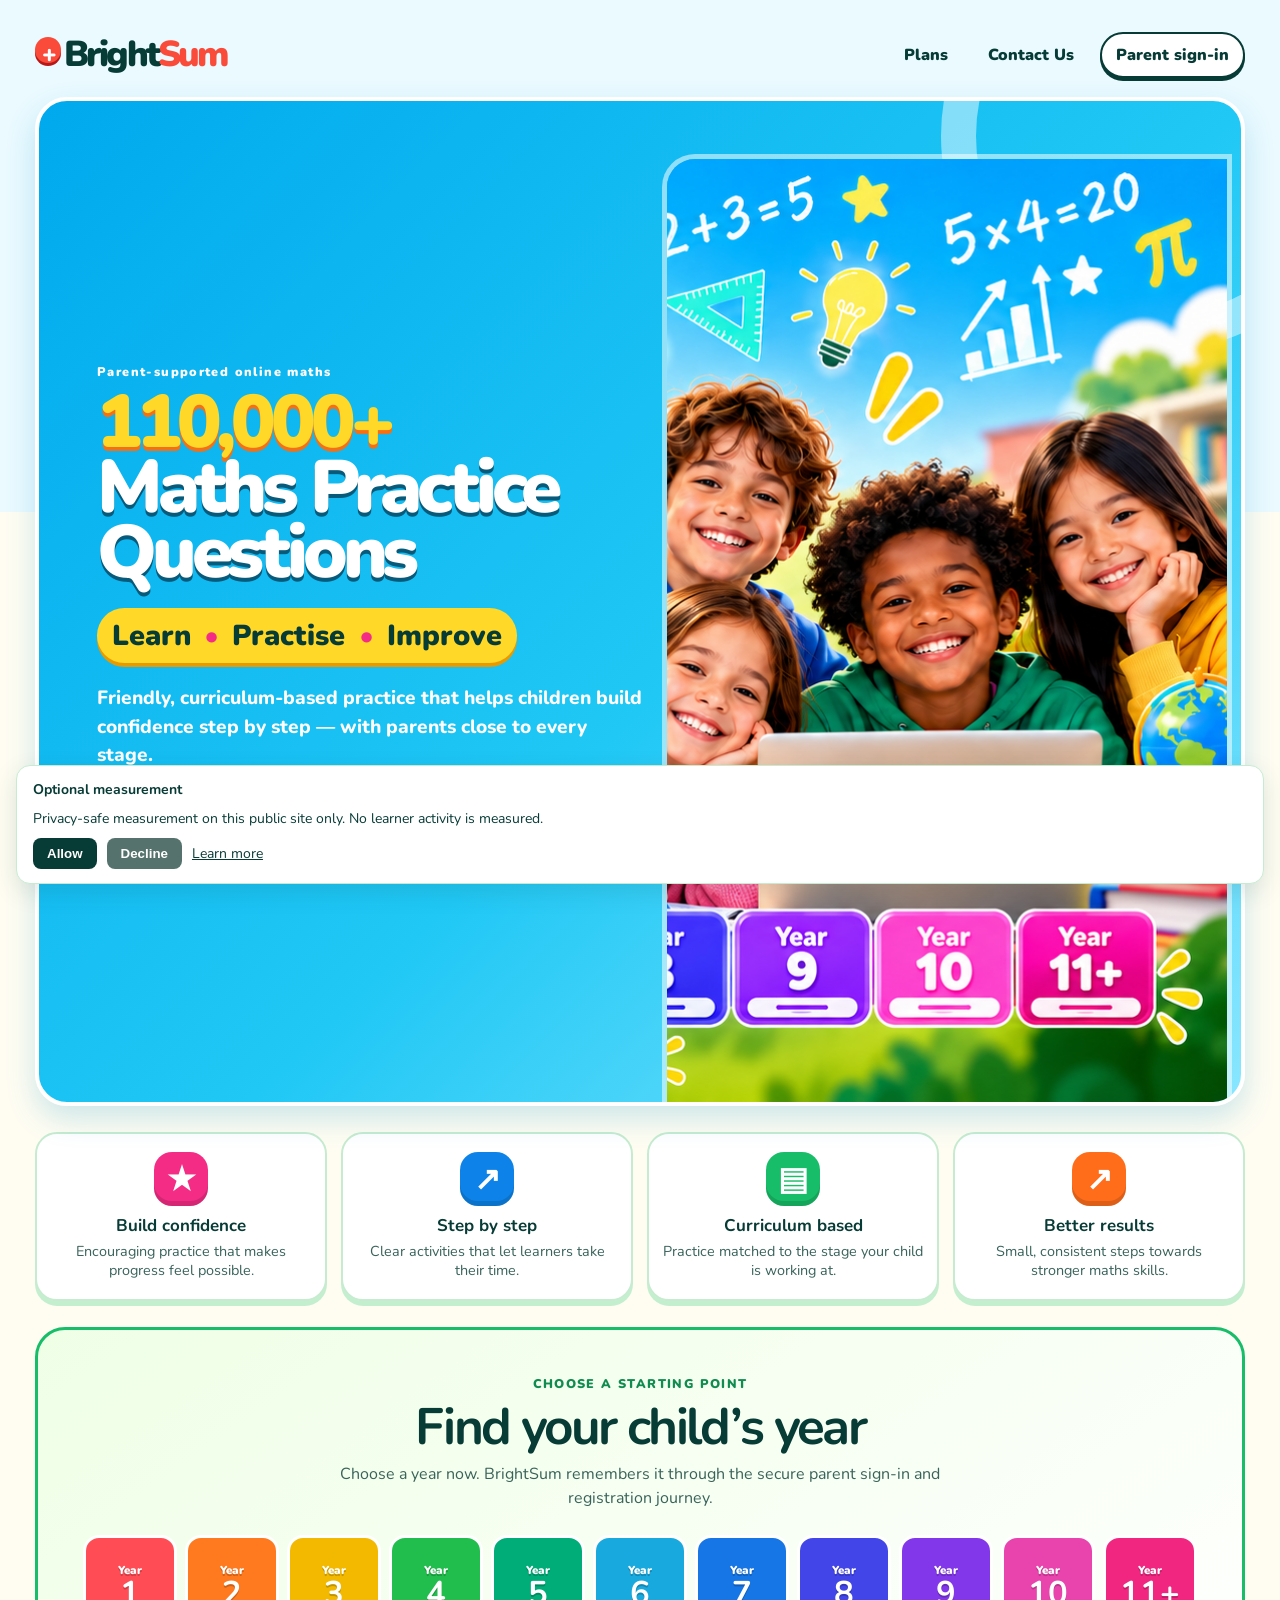
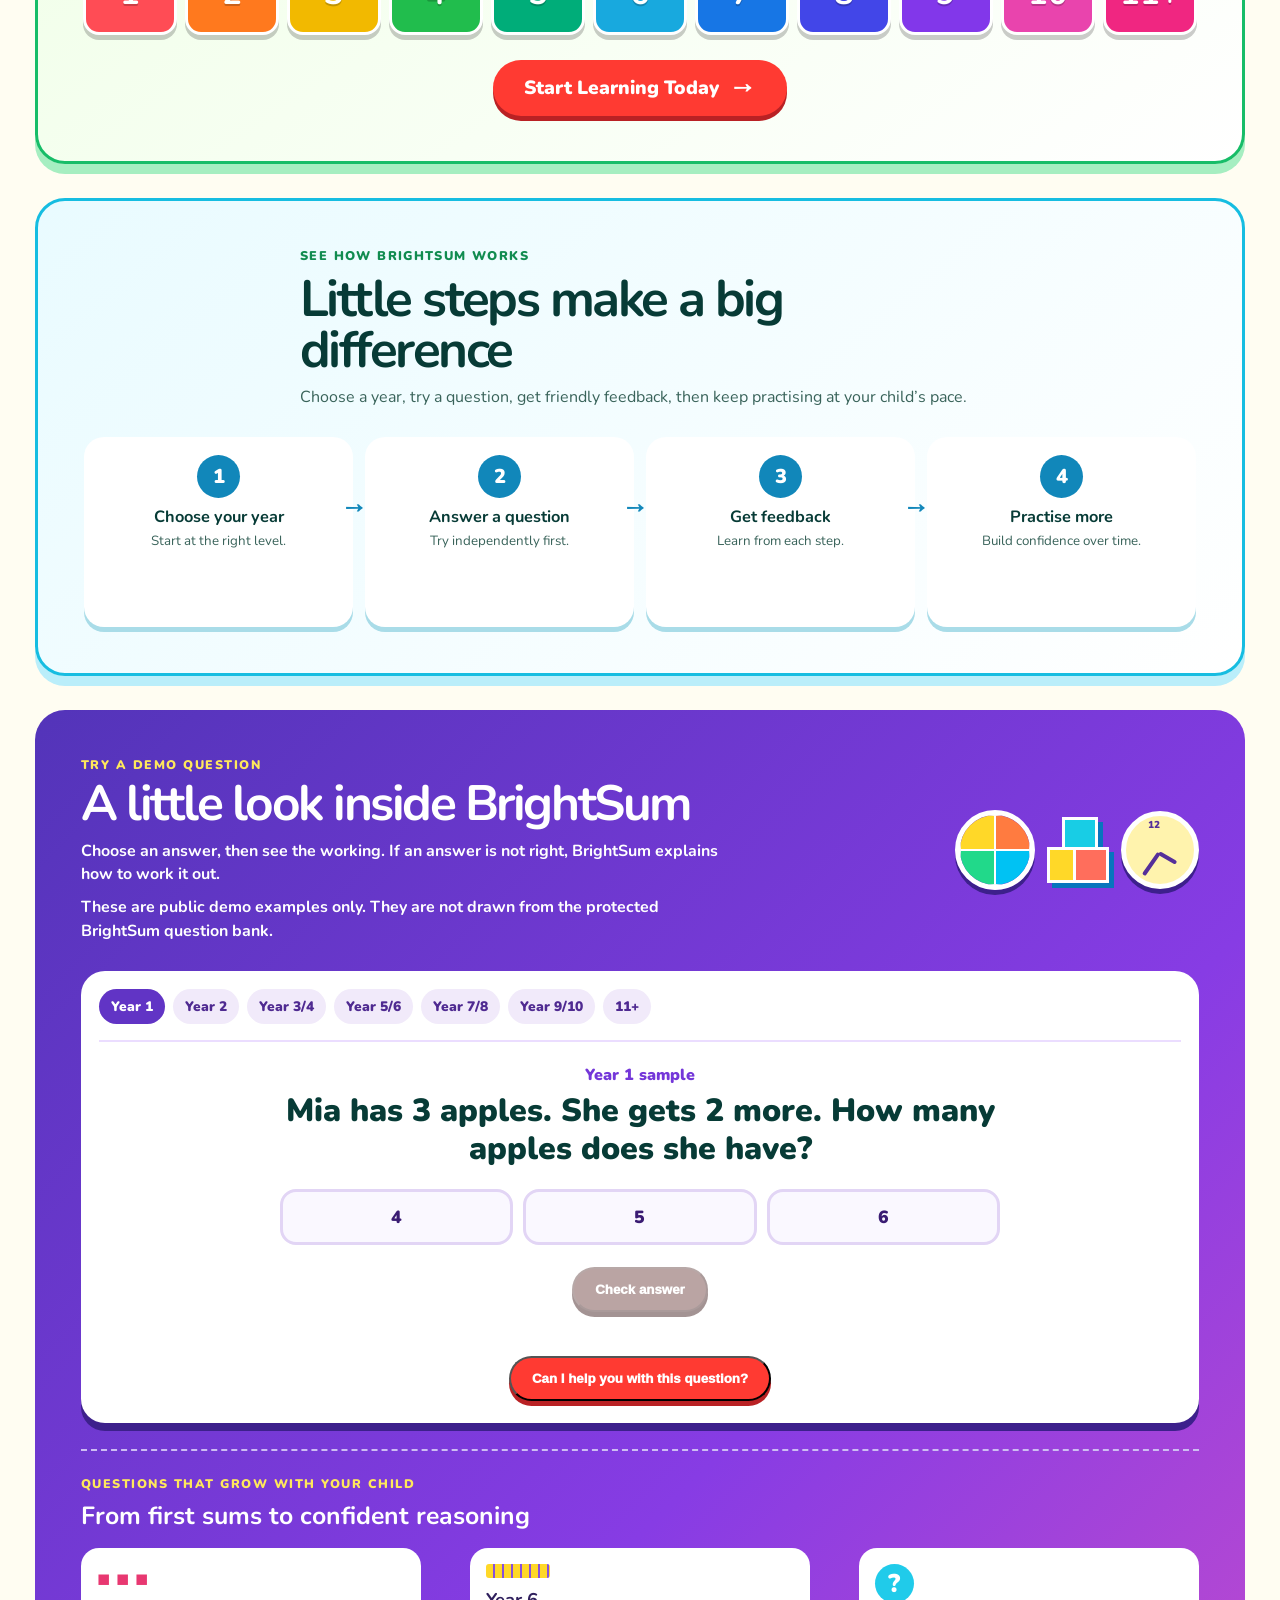
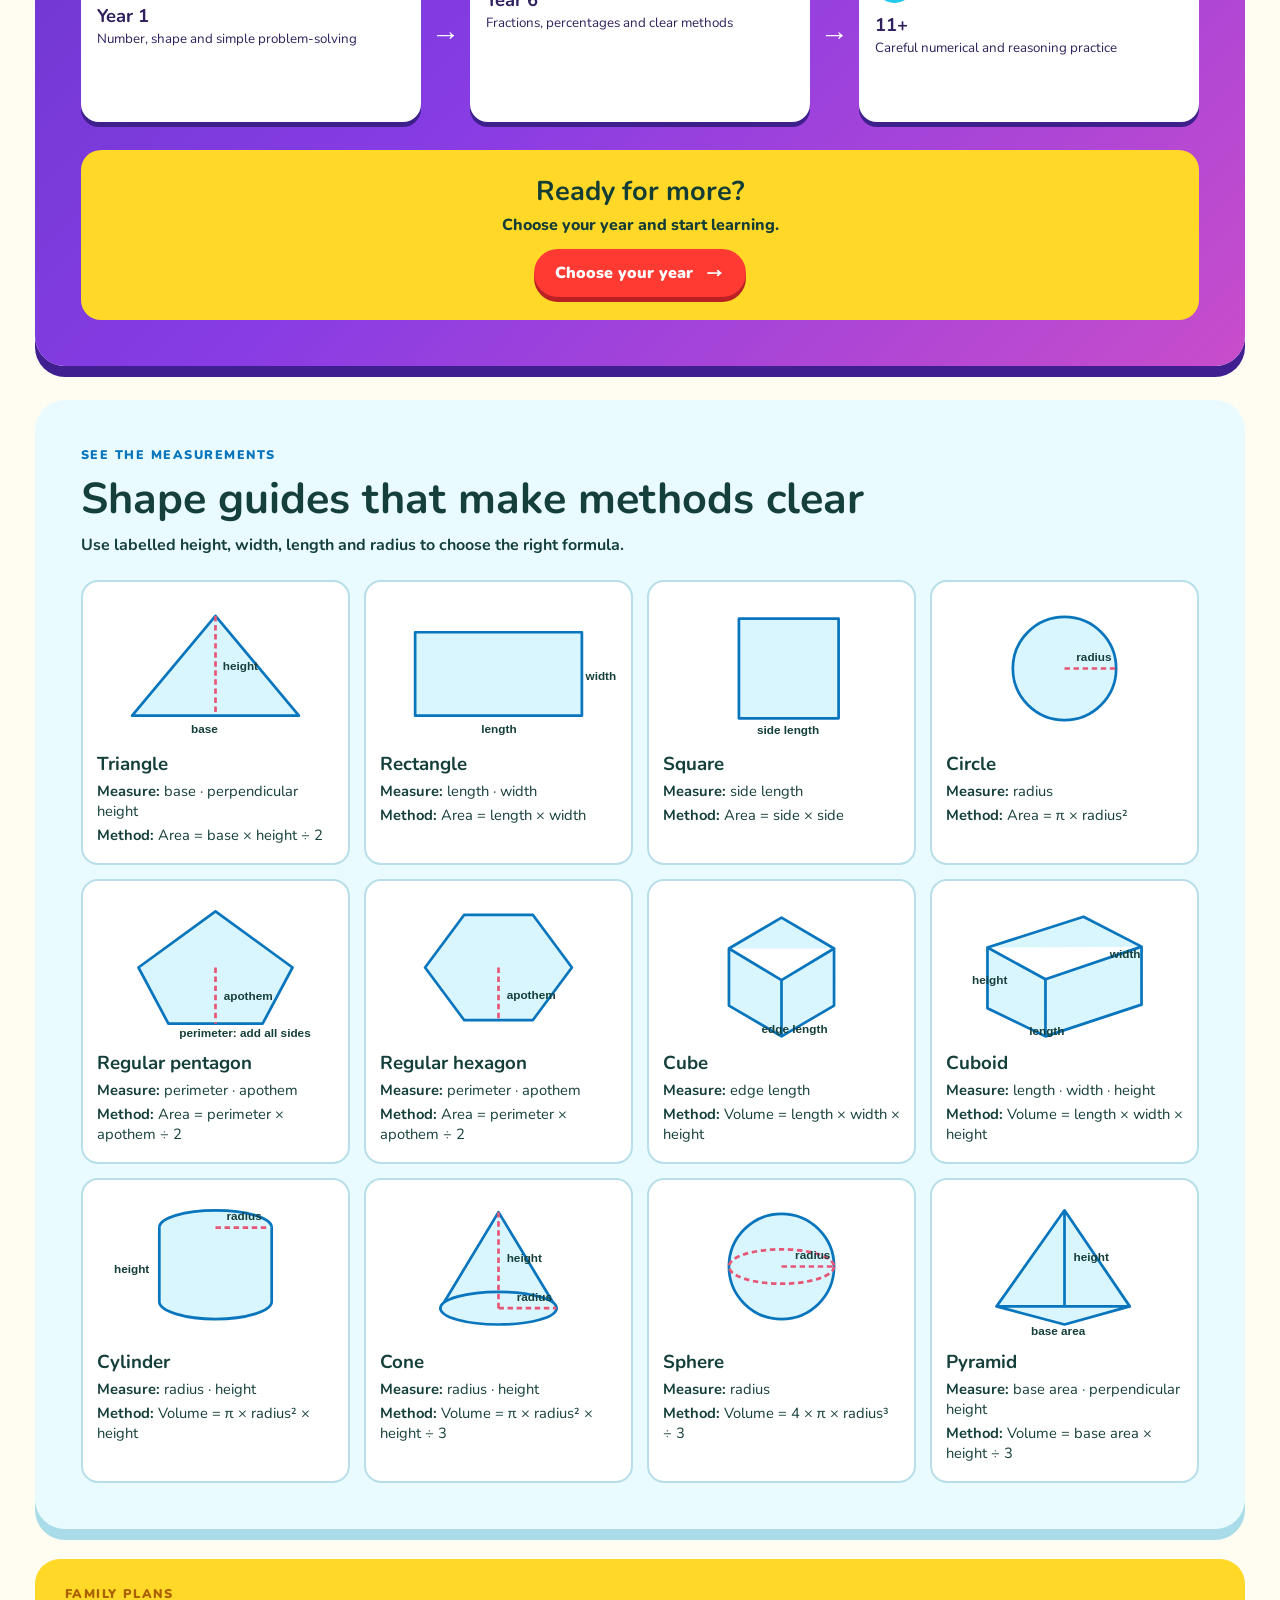
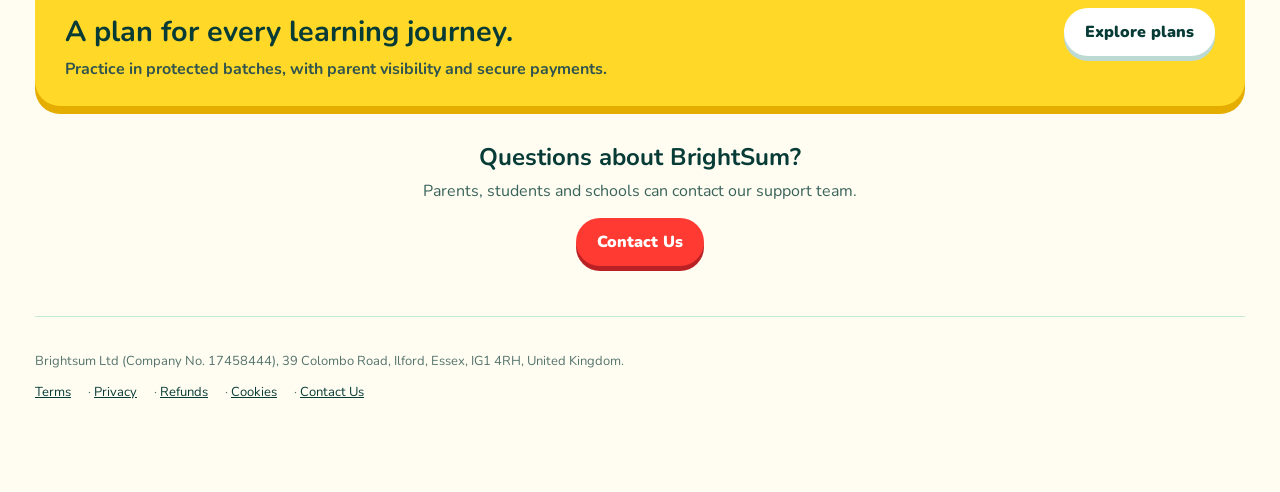
<file: index.html>
<!doctype html>
<html lang="en-GB">
<head>
  <meta charset="utf-8">
  <meta name="viewport" content="width=device-width,initial-scale=1">
  <link rel="canonical" href="https://www.brightsum.co.uk/">
  <link rel="icon" href="assets/brightsum-icon.svg" type="image/svg+xml">
  <link rel="manifest" href="assets/site.webmanifest">
  <script src="google-measurement.js?v=20260915b" defer></script>
  <title>BrightSum | 110,000+ Maths Practice Questions</title>
  <meta name="description" content="Colourful, parent-supported maths practice for UK learners from Year 1 through Year 11+.">
  <meta property="og:type" content="website"><meta property="og:site_name" content="BrightSum"><meta property="og:title" content="BrightSum | 110,000+ Maths Practice Questions"><meta property="og:description" content="Colourful, parent-supported maths practice for UK families."><meta property="og:url" content="https://www.brightsum.co.uk/"><meta name="twitter:card" content="summary_large_image">
  <script type="application/ld+json">{"@context":"https://schema.org","@graph":[{"@type":"Organization","name":"Brightsum Ltd","url":"https://www.brightsum.co.uk/","email":"support@brightsum.co.uk"},{"@type":"WebSite","name":"BrightSum","url":"https://www.brightsum.co.uk/"}]}</script>
  <link rel="stylesheet" href="legal.css">
  <link rel="stylesheet" href="home.css?v=bs136-1">
  <style>.geometry-gallery{margin-top:34px;padding:clamp(24px,5vw,46px);border-radius:30px;background:#e9fbff;color:#153f3a;box-shadow:0 11px 0 #a9dce8}.geometry-gallery>p,.geometry-help>p{margin:0 0 6px;color:#0875bd;font-size:.78rem;font-weight:1000;letter-spacing:.12em}.geometry-gallery h2{margin:.35rem 0;font-size:clamp(1.8rem,4vw,2.7rem)}.geometry-gallery>span{display:block;font-weight:700}.geometry-gallery>div{display:grid;grid-template-columns:repeat(auto-fit,minmax(230px,1fr));gap:14px;margin-top:24px}.geometry-card{padding:14px;border:2px solid #b8dfe9;border-radius:17px;background:#fff}.geometry-card svg{width:100%;height:145px;fill:#d9f6ff;stroke:#0875bd;stroke-width:3;stroke-linejoin:round}.geometry-card svg text{fill:#153f3a;stroke:none;font:700 13px Arial}.geometry-card svg .dash{fill:none;stroke:#e65775;stroke-dasharray:6 4}.geometry-card h3,.geometry-card p{margin:.25rem 0}.geometry-card p{font-size:.92rem}.geometry-help{margin:.75rem 0;padding:12px;border:2px solid #73c9dc;border-radius:14px;background:#f0fcff}.geometry-help small{display:block;color:#264a59;line-height:1.35}.geometry-card.compact{display:grid;grid-template-columns:minmax(150px,1fr) minmax(160px,1fr);gap:10px;align-items:center}.geometry-card.compact svg{height:120px}@media(max-width:520px){.geometry-card.compact{grid-template-columns:1fr}.geometry-gallery>div{grid-template-columns:1fr}}</style>
  <style>.teacher-board{display:grid;grid-template-columns:minmax(145px,.46fr) 1fr;gap:0;margin:18px 0;padding:0;border:3px solid #0875bd;border-radius:18px;overflow:hidden;background:#e9fbff;text-align:left}.teacher-board img{width:100%;height:100%;min-height:210px;object-fit:cover;object-position:left center}.teacher-writing{padding:18px;background:#fff;color:#153f3a}.teacher-writing>p{margin:0;color:#0875bd;font-size:.75rem;font-weight:1000;letter-spacing:.1em}.teacher-writing h3{margin:7px 0}.teacher-writing li{margin:7px 0;line-height:1.4}@media(max-width:520px){.teacher-board{grid-template-columns:1fr}.teacher-board img{height:185px;object-position:left 30%}}</style>
  <style>.teacher-board{position:relative;display:block;min-height:310px;margin:18px 0;border:3px solid #0875bd;border-radius:18px;overflow:hidden;background:#1b2630}.teacher-board img{display:block;width:100%;height:310px;object-fit:cover;object-position:left top}.teacher-writing{position:absolute;top:7%;right:5%;width:57%;min-height:57%;padding:13px 18px;overflow:hidden;background:#fff;color:#153f3a;box-shadow:inset 0 0 0 2px #dce4e8;font-family:"Comic Sans MS",cursive}.teacher-writing>p{margin:0;color:#0875bd;font-size:.7rem;font-weight:1000;letter-spacing:.08em}.teacher-writing h3{margin:5px 0;font-size:clamp(.9rem,2vw,1.3rem)}.teacher-writing ol{margin:0;padding-left:1.25rem}.teacher-writing li{margin:5px 0;line-height:1.3;opacity:0;animation:teacher-write .45s ease forwards}.teacher-writing li:nth-child(1){animation-delay:.25s}.teacher-writing li:nth-child(2){animation-delay:1.1s}.teacher-writing li:nth-child(3){animation-delay:1.95s}.teacher-writing li:nth-child(4){animation-delay:2.8s}.teacher-writing li:nth-child(5){animation-delay:3.65s}@keyframes teacher-write{from{opacity:0;transform:translateX(-10px)}to{opacity:1;transform:none}}@media(max-width:520px){.teacher-board{min-height:370px}.teacher-board img{height:370px;object-position:28% top}.teacher-writing{top:9%;right:4%;width:57%;padding:9px;font-size:.78rem}}</style>
  <script src="geometry-guide.js?v=geometry-1" defer></script>
  <script src="teacher-board.js?v=teacher-1" defer></script>
  <script src="home-demo.js?v=learning-demo-5" defer></script>
</head>
<body class="bright-home">
  <main>
    <nav class="home-nav" aria-label="Main navigation"><a class="home-brand" href="index.html"><span>+</span>Bright<span>Sum</span></a><div class="nav-links"><a href="pricing.html">Plans</a><a href="contact/">Contact Us</a><a class="nav-sign-in" href="learn.html">Parent sign-in</a></div></nav>
    <header class="hero" aria-labelledby="home-title">
      <div class="hero-copy"><p class="hero-kicker">Parent-supported online maths</p><h1 id="home-title"><span>110,000+</span> Maths Practice Questions</h1><p class="hero-tagline">Learn <b>•</b> Practise <b>•</b> Improve</p><p class="lead">Friendly, curriculum-based practice that helps children build confidence step by step — with parents close to every stage.</p><div class="hero-actions"><a class="cta cta-primary" href="learn.html">Start Learning <span aria-hidden="true">→</span></a><a class="cta cta-light" href="pricing.html">View plans</a></div></div>
      <figure class="hero-art"><img src="assets/brightsum-children-hero.png" alt="Children smiling and learning together with BrightSum maths practice" width="1672" height="943" decoding="async"></figure>
    </header>
    <section class="benefits" aria-label="Why families choose BrightSum"><article><span class="benefit-icon trophy" aria-hidden="true">★</span><h2>Build confidence</h2><p>Encouraging practice that makes progress feel possible.</p></article><article><span class="benefit-icon steps" aria-hidden="true">↗</span><h2>Step by step</h2><p>Clear activities that let learners take their time.</p></article><article><span class="benefit-icon book" aria-hidden="true">▤</span><h2>Curriculum based</h2><p>Practice matched to the stage your child is working at.</p></article><article><span class="benefit-icon chart" aria-hidden="true">↗</span><h2>Better results</h2><p>Small, consistent steps towards stronger maths skills.</p></article></section>
    <section class="paths" aria-labelledby="path-title"><div class="section-heading"><p>CHOOSE A STARTING POINT</p><h2 id="path-title">Find your child’s year</h2><span>Choose a year now. BrightSum remembers it through the secure parent sign-in and registration journey.</span></div><div class="path-grid"><a class="path year-1" href="learn.html?year=Year%201"><span>Year</span><strong>1</strong></a><a class="path year-2" href="learn.html?year=Year%202"><span>Year</span><strong>2</strong></a><a class="path year-3" href="learn.html?year=Year%203"><span>Year</span><strong>3</strong></a><a class="path year-4" href="learn.html?year=Year%204"><span>Year</span><strong>4</strong></a><a class="path year-5" href="learn.html?year=Year%205"><span>Year</span><strong>5</strong></a><a class="path year-6" href="learn.html?year=Year%206"><span>Year</span><strong>6</strong></a><a class="path year-7" href="learn.html?year=Year%207"><span>Year</span><strong>7</strong></a><a class="path year-8" href="learn.html?year=Year%208"><span>Year</span><strong>8</strong></a><a class="path year-9" href="learn.html?year=Year%209"><span>Year</span><strong>9</strong></a><a class="path year-10" href="learn.html?year=Year%2010"><span>Year</span><strong>10</strong></a><a class="path year-11" href="learn.html?year=11%2B"><span>Year</span><strong>11+</strong></a></div><a class="cta cta-primary start-all" href="learn.html">Start Learning Today <span aria-hidden="true">→</span></a></section>
    <section class="how-it-works" aria-labelledby="works-title"><div class="section-heading"><p>SEE HOW BRIGHTSUM WORKS</p><h2 id="works-title">Little steps make a big difference</h2><span>Choose a year, try a question, get friendly feedback, then keep practising at your child’s pace.</span></div><ol class="journey-steps"><li><span>1</span><strong>Choose your year</strong><small>Start at the right level.</small></li><li><span>2</span><strong>Answer a question</strong><small>Try independently first.</small></li><li><span>3</span><strong>Get feedback</strong><small>Learn from each step.</small></li><li><span>4</span><strong>Practise more</strong><small>Build confidence over time.</small></li></ol></section>
    <section class="learning-demo" aria-labelledby="demo-title"><div class="demo-heading"><div><p>TRY A DEMO QUESTION</p><h2 id="demo-title">A little look inside BrightSum</h2><span>Choose an answer, then see the working. If an answer is not right, BrightSum explains how to work it out.</span><span>These are public demo examples only. They are not drawn from the protected BrightSum question bank.</span></div><div class="demo-visuals" aria-hidden="true"><div class="fraction-pizza"><i></i><i></i><i></i><i></i></div><div class="cube-stack"><i></i><i></i><i></i></div><div class="clock-face"><b></b><em></em></div></div></div><div class="demo-shell"><div class="demo-levels" role="tablist" aria-label="Choose a sample learning level"></div><div class="demo-card"><p class="demo-year" aria-live="polite"></p><div class="demo-question" aria-live="polite"></div><div class="demo-answers" role="radiogroup" aria-label="Answer choices"></div><button class="check-demo cta cta-primary" type="button" disabled>Check answer</button><p class="demo-feedback" aria-live="polite"></p><p class="demo-explanation" hidden></p></div></div><div class="progression" aria-labelledby="progression-title"><div><p>QUESTIONS THAT GROW WITH YOUR CHILD</p><h3 id="progression-title">From first sums to confident reasoning</h3></div><div class="progression-cards"><article><span class="blocks" aria-hidden="true">■ ■ ■</span><strong>Year 1</strong><small>Number, shape and simple problem-solving</small></article><b aria-hidden="true">→</b><article><span class="ruler" aria-hidden="true"></span><strong>Year 6</strong><small>Fractions, percentages and clear methods</small></article><b aria-hidden="true">→</b><article><span class="reasoning" aria-hidden="true">?</span><strong>11+</strong><small>Careful numerical and reasoning practice</small></article></div></div><div class="demo-end"><h3>Ready for more?</h3><p>Choose your year and start learning.</p><a class="cta cta-primary" href="#path-title">Choose your year <span aria-hidden="true">→</span></a></div></section>
    <section class="plans" aria-labelledby="plans-title"><div><p>FAMILY PLANS</p><h2 id="plans-title">A plan for every learning journey.</h2><span>Practice in protected batches, with parent visibility and secure payments.</span></div><a class="cta cta-light" href="pricing.html">Explore plans</a></section>
    <section class="contact"><h2>Questions about BrightSum?</h2><p>Parents, students and schools can contact our support team.</p><a class="cta cta-primary" href="contact/">Contact Us</a></section>
    <aside class="consent-banner" data-consent-banner hidden><strong>Optional measurement</strong><span>Privacy-safe measurement on this public site only. No learner activity is measured.</span><button type="button" data-consent-accept>Allow</button><button type="button" data-consent-deny>Decline</button><a href="cookies.html">Learn more</a></aside><footer><p>Brightsum Ltd (Company No. 17458444), 39 Colombo Road, Ilford, Essex, IG1 4RH, United Kingdom.</p><p><a href="terms.html">Terms</a> · <a href="privacy.html">Privacy</a> · <a href="refunds.html">Refunds</a> · <a href="cookies.html">Cookies</a> · <a href="contact/">Contact Us</a></p></footer>
  </main>
</body>
</html>
</file>
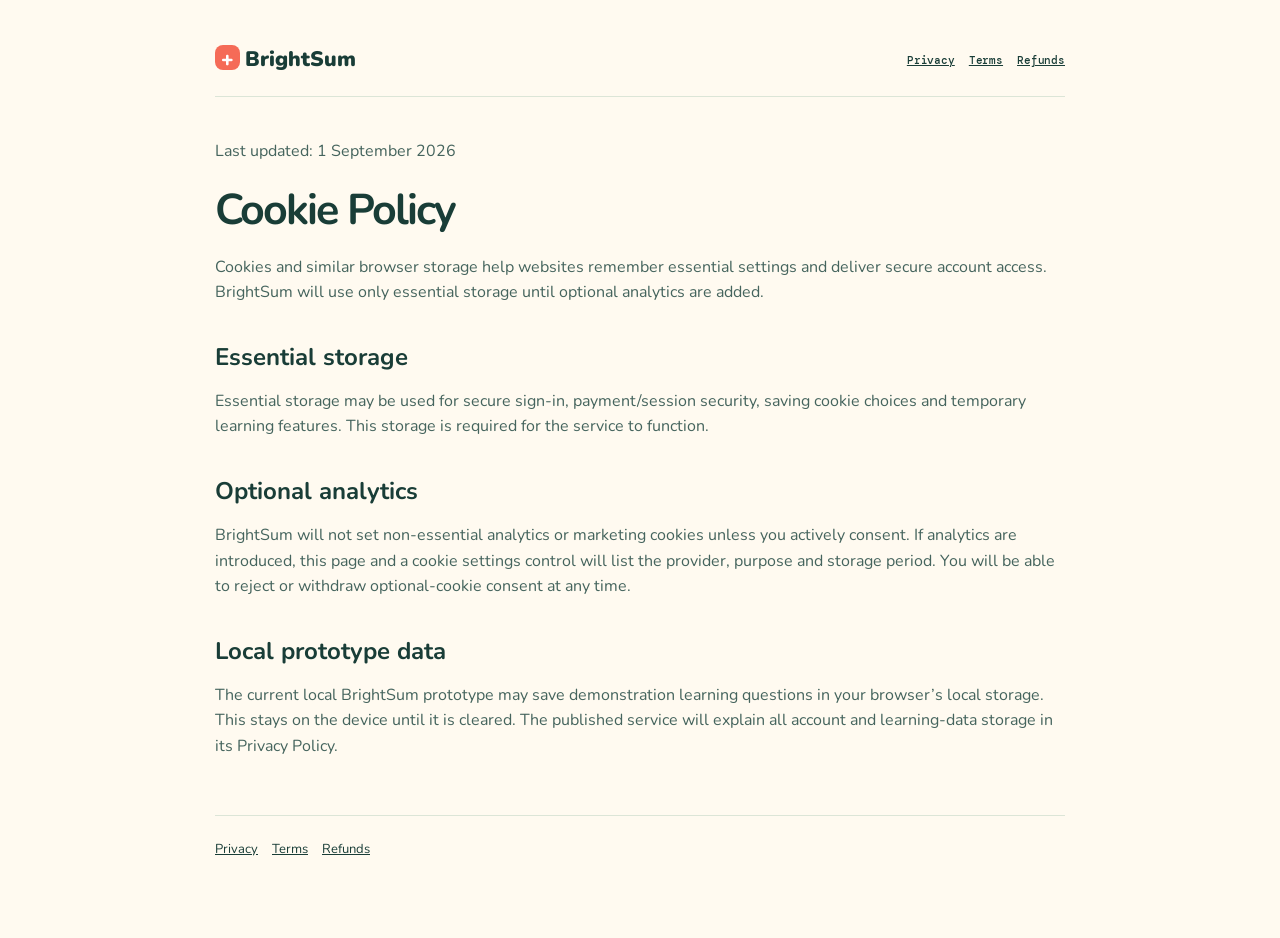
<file: cookies.html>
<!doctype html>
<html lang="en-GB">
<head>
  <meta charset="utf-8">
  <meta name="viewport" content="width=device-width,initial-scale=1">
  <title>Cookie Policy | BrightSum</title>
  <meta name="description" content="Read BrightSum’s cookie policy for its parent-supported UK maths-learning service.">
  <link rel="canonical" href="https://www.brightsum.co.uk/cookies.html">
  <meta property="og:type" content="website"><meta property="og:site_name" content="BrightSum"><meta property="og:title" content="Cookie Policy | BrightSum"><meta property="og:description" content="BrightSum’s cookie policy for its parent-supported maths-learning service."><meta property="og:url" content="https://www.brightsum.co.uk/cookies.html"><meta property="og:image" content="https://www.brightsum.co.uk/assets/brightsum-master.png"><meta property="og:image:alt" content="BrightSum logo"><meta name="twitter:card" content="summary_large_image">
  <link rel="stylesheet" href="legal.css">
</head>
<body class="legal-page"><main class="legal-wrap"><nav class="legal-top"><a class="legal-brand" href="index.html"><span>+</span>BrightSum</a><div class="legal-nav"><a href="privacy.html">Privacy</a><a href="terms.html">Terms</a><a href="refunds.html">Refunds</a></div></nav><p>Last updated: 1 September 2026</p><h1>Cookie Policy</h1><p>Cookies and similar browser storage help websites remember essential settings and deliver secure account access. BrightSum will use only essential storage until optional analytics are added.</p><h2>Essential storage</h2><p>Essential storage may be used for secure sign-in, payment/session security, saving cookie choices and temporary learning features. This storage is required for the service to function.</p><h2>Optional analytics</h2><p>BrightSum will not set non-essential analytics or marketing cookies unless you actively consent. If analytics are introduced, this page and a cookie settings control will list the provider, purpose and storage period. You will be able to reject or withdraw optional-cookie consent at any time.</p><h2>Local prototype data</h2><p>The current local BrightSum prototype may save demonstration learning questions in your browser’s local storage. This stays on the device until it is cleared. The published service will explain all account and learning-data storage in its Privacy Policy.</p><footer><a href="privacy.html">Privacy</a><a href="terms.html">Terms</a><a href="refunds.html">Refunds</a></footer></main></body>
</html>
</file>
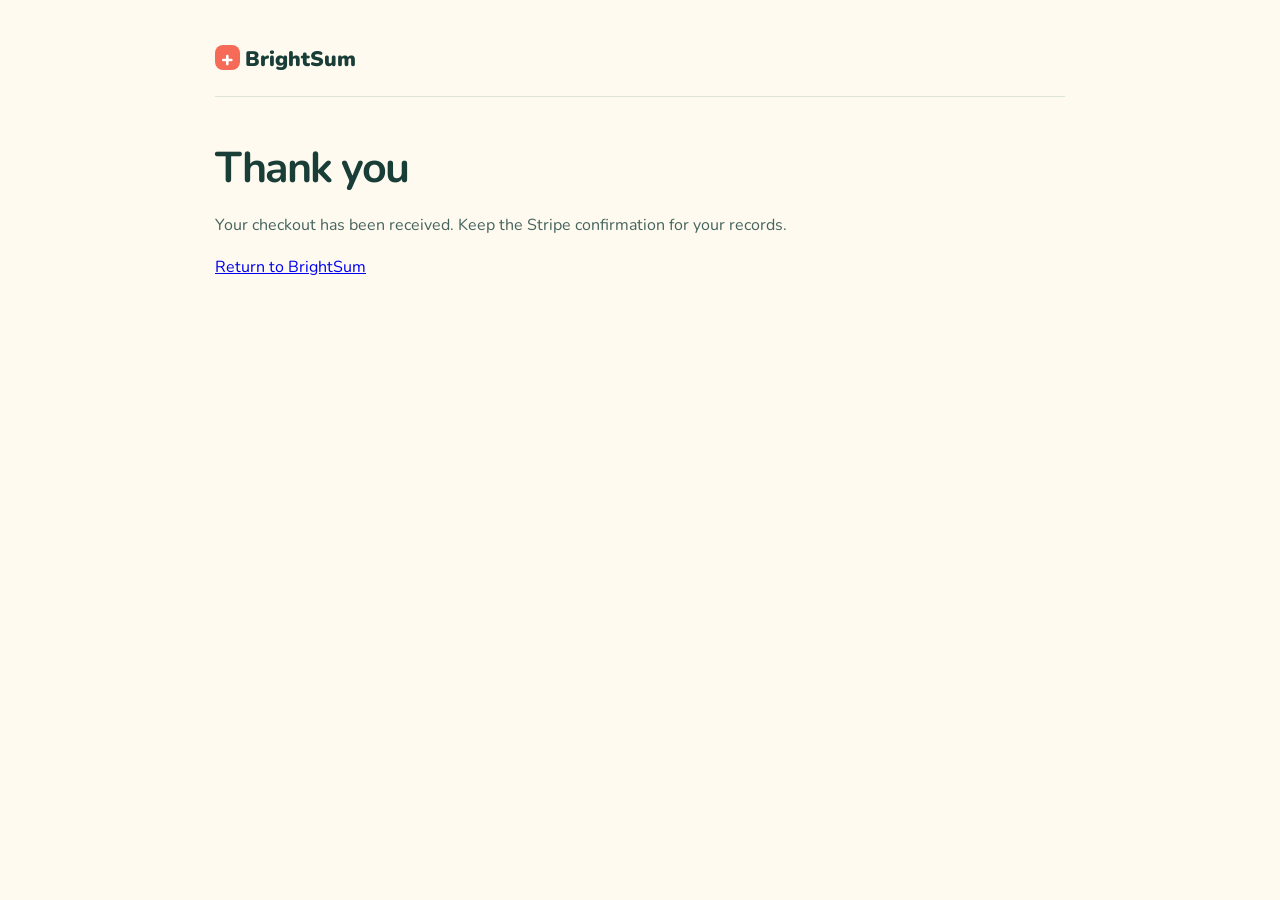
<file: payment-success.html>
<!doctype html>
<html lang="en">
<head>
  <meta charset="utf-8">
  <meta name="viewport" content="width=device-width, initial-scale=1">
  <title>Payment received | BrightSum</title>
  <meta name="robots" content="noindex,nofollow,noarchive">
  <script src="google-measurement.js?v=20261001a" defer></script>
  <link rel="stylesheet" href="legal.css">
</head>
<body class="legal-page">
  <main class="legal-wrap">
    <nav class="legal-top"><a class="legal-brand" href="index.html"><span>+</span>BrightSum</a></nav>
    <h1>Thank you</h1>
    <p>Your checkout has been received. Keep the Stripe confirmation for your records.</p>
    <p><a href="index.html">Return to BrightSum</a></p>
  </main>
  <script>
    document.addEventListener('DOMContentLoaded', async function () {
      const sessionId = new URLSearchParams(location.search).get('session_id');
      if (!/^cs_[A-Za-z0-9_]+$/.test(sessionId || '')) return;
      const eventKey = `brightsum_ads_subscription_${sessionId}`;
      if (sessionStorage.getItem(eventKey)) return;
      try {
        const response = await fetch('https://europe-west2-brightsum-3d5aa.cloudfunctions.net/verifyCheckoutSession?session_id=' + encodeURIComponent(sessionId), {
          headers: {Accept: 'application/json'}, credentials: 'omit'
        });
        const result = await response.json();
        if (!response.ok || result.verified !== true || result.sessionId !== sessionId || !window.brightSumMeasurement) return;
        sessionStorage.setItem(eventKey, 'sent');
        window.brightSumMeasurement.event('subscription_success');
        window.brightSumMeasurement.event('conversion', {
          send_to: 'AW-18434743732/FKcvCPO-zYwdELS7r9ZE',
          transaction_id: sessionId,
          value: 1.0,
          currency: 'GBP'
        });
      } catch (_) {
        // A failed verification must never become a conversion.
      }
    });
  </script>
</body>
</html>
</file>
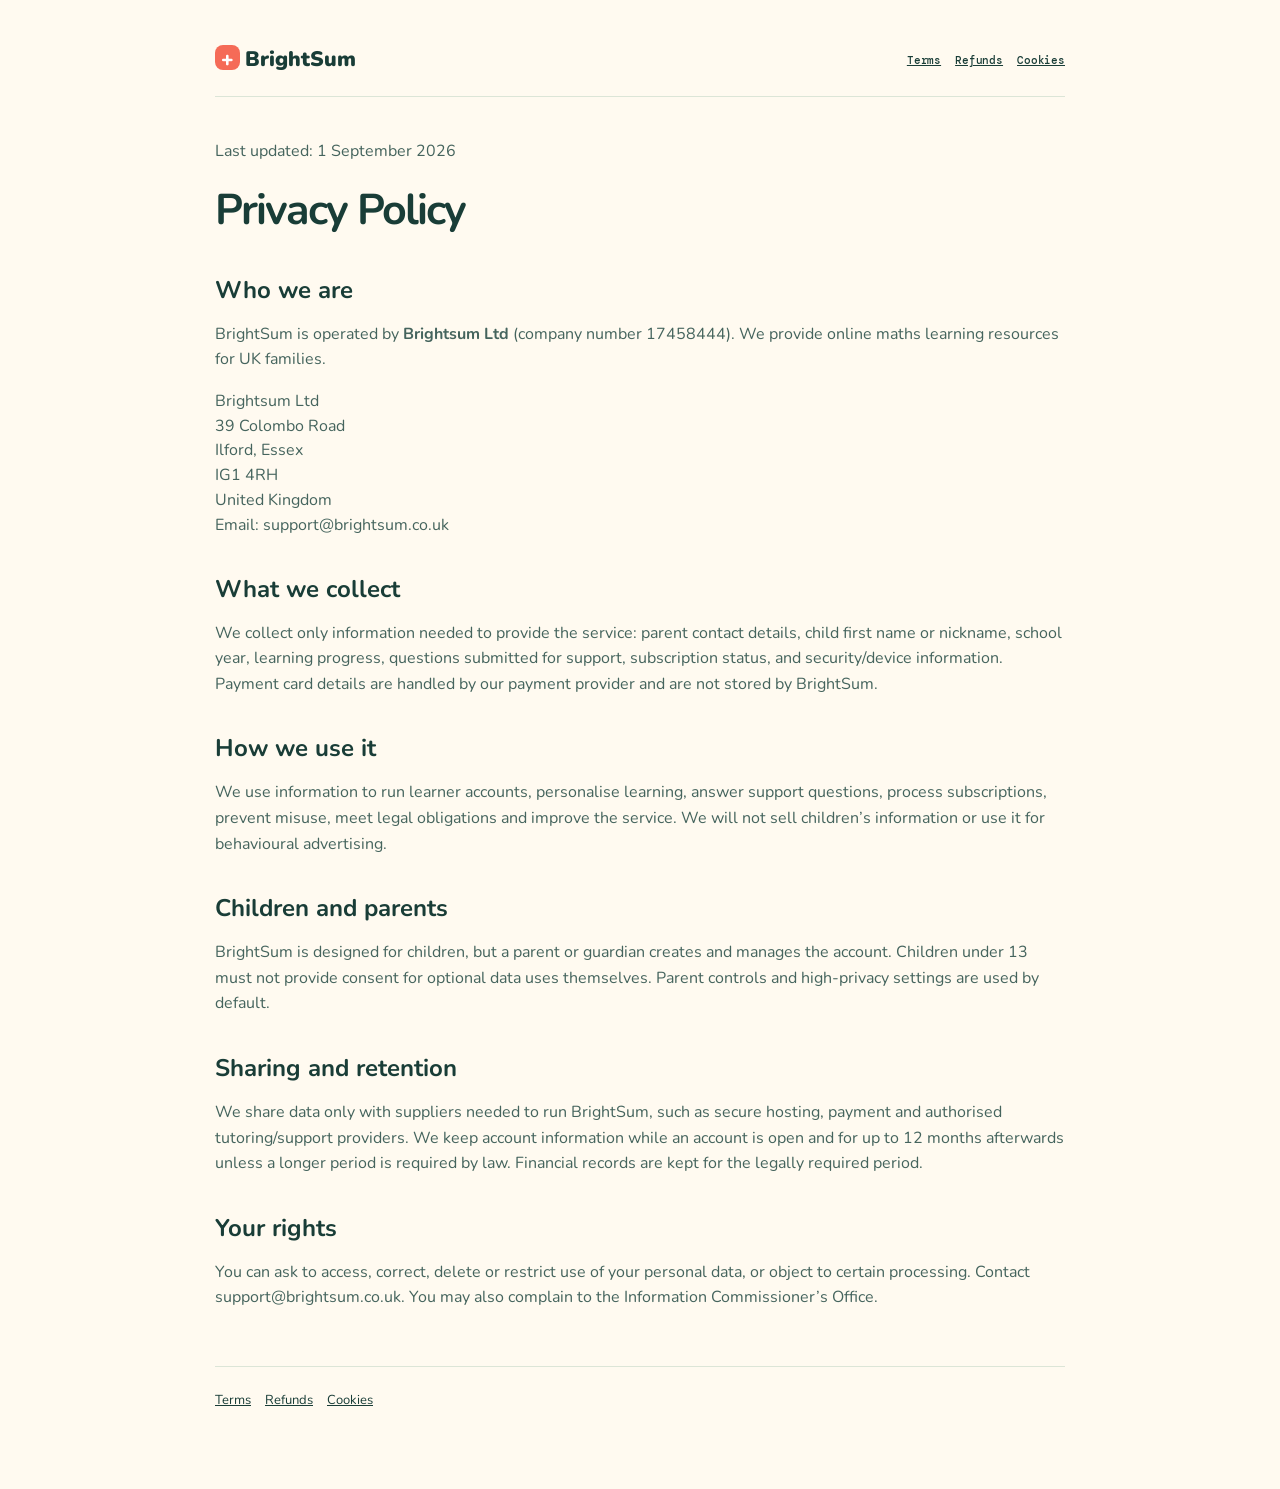
<file: privacy.html>
<!doctype html>
<html lang="en-GB">
<head>
  <meta charset="utf-8">
  <meta name="viewport" content="width=device-width,initial-scale=1">
  <title>Privacy Policy | BrightSum</title>
  <meta name="description" content="Read how BrightSum handles parent-managed accounts and learning data for UK maths-learning families.">
  <link rel="canonical" href="https://www.brightsum.co.uk/privacy.html">
  <meta property="og:type" content="website"><meta property="og:site_name" content="BrightSum"><meta property="og:title" content="Privacy Policy | BrightSum"><meta property="og:description" content="How BrightSum handles parent-managed accounts and learning data."><meta property="og:url" content="https://www.brightsum.co.uk/privacy.html"><meta property="og:image" content="https://www.brightsum.co.uk/assets/brightsum-master.png"><meta property="og:image:alt" content="BrightSum logo"><meta name="twitter:card" content="summary_large_image">
  <link rel="stylesheet" href="legal.css">
</head>
<body class="legal-page"><main class="legal-wrap"><nav class="legal-top"><a class="legal-brand" href="index.html"><span>+</span>BrightSum</a><div class="legal-nav"><a href="terms.html">Terms</a><a href="refunds.html">Refunds</a><a href="cookies.html">Cookies</a></div></nav><p>Last updated: 1 September 2026</p><h1>Privacy Policy</h1><h2>Who we are</h2><p>BrightSum is operated by <strong>Brightsum Ltd</strong> (company number 17458444). We provide online maths learning resources for UK families.</p><address>Brightsum Ltd<br>39 Colombo Road<br>Ilford, Essex<br>IG1 4RH<br>United Kingdom<br>Email: support@brightsum.co.uk</address><h2>What we collect</h2><p>We collect only information needed to provide the service: parent contact details, child first name or nickname, school year, learning progress, questions submitted for support, subscription status, and security/device information. Payment card details are handled by our payment provider and are not stored by BrightSum.</p><h2>How we use it</h2><p>We use information to run learner accounts, personalise learning, answer support questions, process subscriptions, prevent misuse, meet legal obligations and improve the service. We will not sell children’s information or use it for behavioural advertising.</p><h2>Children and parents</h2><p>BrightSum is designed for children, but a parent or guardian creates and manages the account. Children under 13 must not provide consent for optional data uses themselves. Parent controls and high-privacy settings are used by default.</p><h2>Sharing and retention</h2><p>We share data only with suppliers needed to run BrightSum, such as secure hosting, payment and authorised tutoring/support providers. We keep account information while an account is open and for up to 12 months afterwards unless a longer period is required by law. Financial records are kept for the legally required period.</p><h2>Your rights</h2><p>You can ask to access, correct, delete or restrict use of your personal data, or object to certain processing. Contact support@brightsum.co.uk. You may also complain to the Information Commissioner’s Office.</p><footer><a href="terms.html">Terms</a><a href="refunds.html">Refunds</a><a href="cookies.html">Cookies</a></footer></main></body>
</html>
</file>
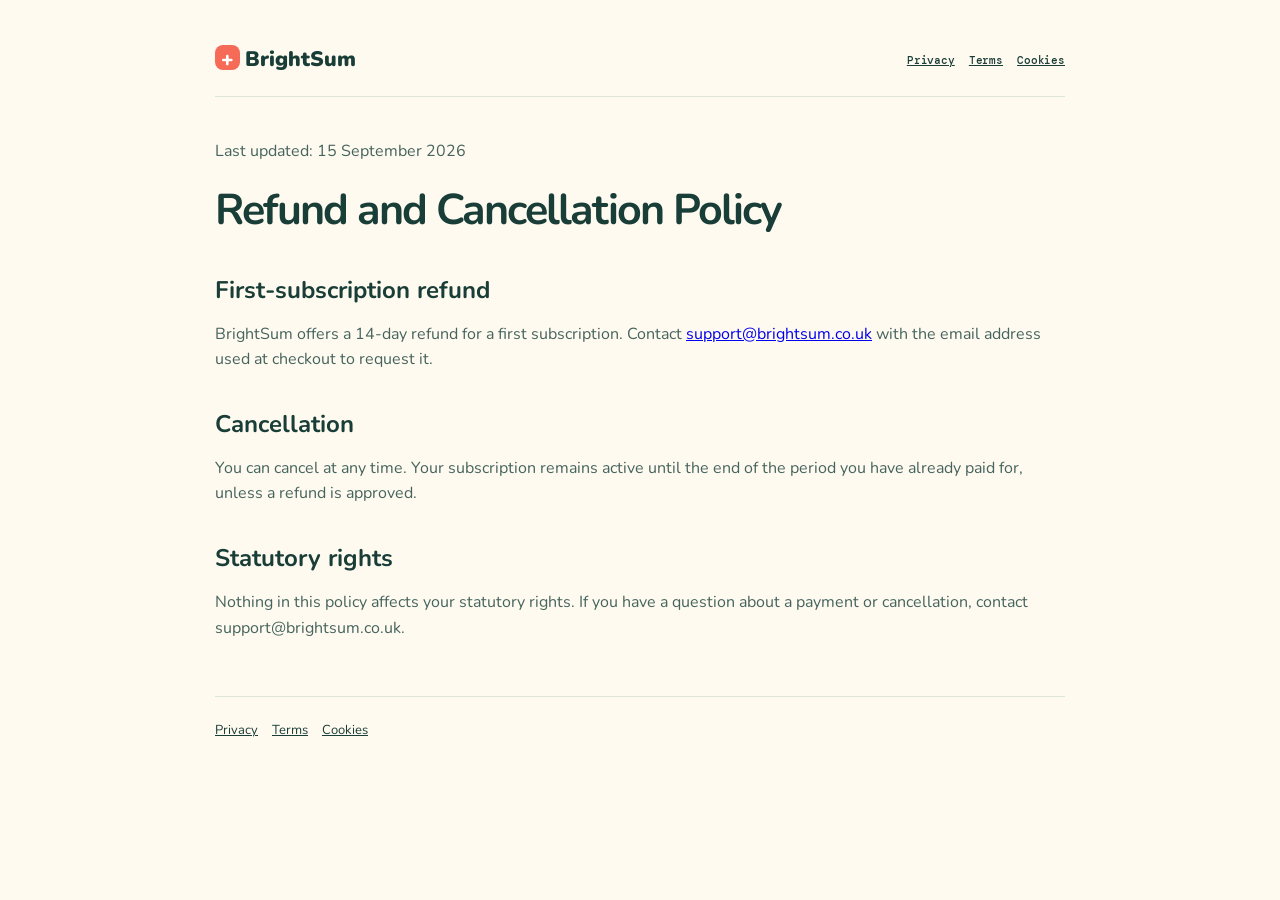
<file: refunds.html>
<!doctype html>
<html lang="en">
<head>
  <meta charset="utf-8">
  <meta name="viewport" content="width=device-width,initial-scale=1">
  <title>Refund and Cancellation Policy | BrightSum</title>
  <meta name="description" content="Read BrightSum’s first-subscription refund and cancellation policy for UK maths-learning plans.">
  <link rel="canonical" href="https://www.brightsum.co.uk/refunds.html">
  <meta property="og:type" content="website"><meta property="og:site_name" content="BrightSum"><meta property="og:title" content="Refund and Cancellation Policy | BrightSum"><meta property="og:description" content="BrightSum’s first-subscription refund and cancellation policy."><meta property="og:url" content="https://www.brightsum.co.uk/refunds.html"><meta property="og:image" content="https://www.brightsum.co.uk/assets/brightsum-master.png"><meta property="og:image:alt" content="BrightSum logo"><meta name="twitter:card" content="summary_large_image">
  <link rel="stylesheet" href="legal.css">
</head>
<body class="legal-page">
  <main class="legal-wrap">
    <nav class="legal-top"><a class="legal-brand" href="index.html"><span>+</span>BrightSum</a><div class="legal-nav"><a href="privacy.html">Privacy</a><a href="terms.html">Terms</a><a href="cookies.html">Cookies</a></div></nav>
    <p>Last updated: 15 September 2026</p>
    <h1>Refund and Cancellation Policy</h1>
    <h2>First-subscription refund</h2>
    <p>BrightSum offers a 14-day refund for a first subscription. Contact <a href="mailto:support@brightsum.co.uk">support@brightsum.co.uk</a> with the email address used at checkout to request it.</p>
    <h2>Cancellation</h2>
    <p>You can cancel at any time. Your subscription remains active until the end of the period you have already paid for, unless a refund is approved.</p>
    <h2>Statutory rights</h2>
    <p>Nothing in this policy affects your statutory rights. If you have a question about a payment or cancellation, contact support@brightsum.co.uk.</p>
    <footer><a href="privacy.html">Privacy</a><a href="terms.html">Terms</a><a href="cookies.html">Cookies</a></footer>
  </main>
</body>
</html>
</file>
<file: legal.css>
@import url('https://fonts.googleapis.com/css2?family=DM+Mono:wght@400;500&family=Nunito:wght@600;700;800;900&display=swap');
.consent-banner[hidden]{display:none}.consent-banner{position:fixed;inset:auto 16px 16px;z-index:10;display:flex;flex-wrap:wrap;gap:10px;align-items:center;padding:14px 16px;border:1px solid #dce5d7;border-radius:14px;background:#fffdf8;box-shadow:0 8px 24px #193d3720;color:#193d37;font-size:14px}.consent-banner span{flex:1 1 100%}.consent-banner button{border:0;border-radius:8px;padding:8px 14px;background:#193d37;color:#fff;font-weight:800}.consent-banner button[data-consent-deny]{background:#55736c}.consent-banner a{color:#193d37}
body.legal-page{font-family:Nunito,Arial,sans-serif;color:#193d37;background:#fffaf0;margin:0}.legal-wrap{max-width:850px;margin:auto;padding:45px 25px 80px}.legal-top{display:flex;justify-content:space-between;align-items:center;border-bottom:1px solid #dce5d7;padding-bottom:23px;margin-bottom:42px}.legal-brand{font-weight:900;font-size:21px;text-decoration:none;color:#193d37}.legal-brand span{display:inline-grid;place-items:center;background:#f56b57;color:#fff;border-radius:8px;width:25px;height:25px;margin-right:5px}.legal-nav a{font:500 11px 'DM Mono',monospace;letter-spacing:-.15px;color:#193d37;margin-left:14px}.legal-page h1{font-size:43px;letter-spacing:-2px;margin:0 0 10px}.legal-page h2{font-size:24px;margin:35px 0 10px}.legal-page p,.legal-page li{line-height:1.6;color:#45645d}.legal-page .notice{background:#fff0bc;padding:16px 18px;border-radius:11px;color:#684d14}.legal-page address{font-style:normal;line-height:1.55;color:#45645d}.legal-page footer{border-top:1px solid #dce5d7;margin-top:55px;padding-top:24px;font-size:13px;color:#55736c}.legal-page footer a{color:#193d37;margin-right:14px}@media(max-width:600px){.legal-top{display:block}.legal-nav{margin-top:17px}.legal-nav a{margin:0 12px 0 0}}
@import url('https://fonts.googleapis.com/css2?family=DM+Mono:wght@400;500&family=Nunito:wght@600;700;800;900&display=swap');
</file>
<file: home.css>
:root{--ink:#073b36;--blue:#009fe7;--green:#17bd68;--yellow:#ffd828;--pink:#f42c85;--cream:#fffdf2;--line:#c7ebd0}.bright-home{background:linear-gradient(180deg,#eafaff 0 32rem,#fffdf2 32rem);color:var(--ink);font-family:Nunito,Arial,sans-serif}.bright-home main{max-width:1210px;margin:auto;padding:22px 24px 70px}.home-nav{display:flex;align-items:center;justify-content:space-between;gap:20px;padding:0 0 18px}.home-brand{font:900 clamp(1.7rem,4vw,2.25rem) Nunito,Arial,sans-serif;color:var(--ink);text-decoration:none;letter-spacing:-.08em}.home-brand>span:first-child{display:inline-grid;place-items:center;width:1.05em;height:1.05em;margin-right:.14em;border-radius:50%;background:#fa4a39;color:#fff;font-size:.68em;vertical-align:.16em;box-shadow:0 3px 0 #b81918}.home-brand>span:last-child{color:#fa4a39}.nav-links{display:flex;align-items:center;gap:12px}.nav-links a{color:var(--ink);font-weight:900;text-decoration:none;padding:10px 14px;border-radius:999px}.nav-links .nav-sign-in{background:#fff;border:2px solid var(--ink);box-shadow:0 3px 0 var(--ink)}.hero{display:grid;grid-template-columns:minmax(0,1.05fr) minmax(310px,.95fr);align-items:center;overflow:hidden;border:4px solid #fff;border-radius:32px;background:linear-gradient(135deg,#00a9ed,#20c8f5 55%,#89e6ff);box-shadow:0 13px 30px #008bc733;padding:clamp(26px,5vw,58px);position:relative}.hero:before{content:"";position:absolute;width:360px;height:360px;right:-130px;top:-180px;border:35px solid #fff7;border-radius:50%}.hero-copy{position:relative;z-index:1}.hero-kicker,.section-heading>p,.plans>div>p{font-weight:900;letter-spacing:.11em;font-size:.79rem;margin:0 0 10px}.hero-kicker{color:#fff}.hero h1{font-weight:1000;font-size:clamp(2.55rem,5.8vw,5.15rem);line-height:.88;letter-spacing:-.07em;margin:0;color:#fff;text-shadow:0 4px 0 #075a79}.hero h1 span{display:block;color:var(--yellow);text-shadow:0 4px 0 #f27016}.hero-tagline{display:inline-block;margin:22px 0 10px;padding:8px 15px;border-radius:999px;background:var(--yellow);color:#073b36;font-size:clamp(1.25rem,2.3vw,1.8rem);font-weight:1000;box-shadow:0 4px 0 #e79b00}.hero-tagline b{color:var(--pink);padding:0 .18em}.lead{max-width:550px;color:#fff;font-size:clamp(1rem,1.8vw,1.2rem);line-height:1.5;font-weight:800;margin:11px 0 22px}.hero-actions{display:flex;flex-wrap:wrap;gap:11px}.cta{display:inline-flex;align-items:center;justify-content:center;gap:10px;border-radius:999px;padding:13px 21px;font-weight:1000;text-decoration:none;transition:transform .16s ease,box-shadow .16s ease}.cta:hover,.path:hover{transform:translateY(-2px)}.cta-primary{background:#ff3a32;color:#fff;box-shadow:0 5px 0 #b92124}.cta-light{background:#fff;color:var(--ink);box-shadow:0 5px 0 #bdd9d3}.cta span{font-size:1.4em;line-height:.8}.hero-art{align-self:end;margin:0 -44px -58px 0;position:relative;z-index:1}.hero-art img{display:block;width:100%;max-width:560px;border-radius:28px 0 0 0;box-shadow:0 0 0 5px #fff8;object-fit:cover;object-position:right center}.benefits{display:grid;grid-template-columns:repeat(4,1fr);gap:14px;margin:26px 0}.benefits article{padding:18px 14px;text-align:center;border:2px solid var(--line);border-radius:22px;background:#fff;box-shadow:0 5px 0 #c4efcf}.benefits h2{font-size:1.06rem;margin:8px 0 5px}.benefits p{font-size:.9rem;line-height:1.35;margin:0;color:#39635a}.benefit-icon{display:inline-grid;place-items:center;width:54px;height:54px;border-radius:18px;color:#fff;font-size:2rem;font-weight:1000;box-shadow:inset 0 -5px #0002}.trophy{background:var(--pink)}.steps{background:#0d83e9}.book{background:var(--green)}.chart{background:#ff6d1a}.paths{padding:clamp(24px,5vw,45px);border:3px solid var(--green);border-radius:30px;background:linear-gradient(145deg,#efffe6,#fff);text-align:center;box-shadow:0 10px 0 #a6eec1}.section-heading{max-width:680px;margin:auto}.section-heading>p{color:#118c50}.section-heading h2{font-size:clamp(2rem,4vw,3.2rem);line-height:1;margin:0 0 9px;letter-spacing:-.05em}.section-heading>span{color:#39635a;line-height:1.5}.path-grid{display:grid;grid-template-columns:repeat(11,1fr);gap:8px;margin:25px 0}.path{display:flex;flex-direction:column;align-items:center;justify-content:center;min-height:94px;border:3px solid #fff;border-radius:16px;box-shadow:0 5px 0 #0003;color:#fff;text-decoration:none;text-shadow:0 2px 0 #0003;transition:transform .16s ease}.path span{font-size:.72rem;font-weight:900}.path strong{font-size:2.05rem;line-height:.95}.year-1{background:#ff4c55}.year-2{background:#ff791e}.year-3{background:#f2b900}.year-4{background:#21bd4d}.year-5{background:#00ad79}.year-6{background:#18a9de}.year-7{background:#1776e5}.year-8{background:#4246e8}.year-9{background:#8237ea}.year-10{background:#e944ad}.year-11{background:#f02681}.start-all{font-size:1.2rem;padding:15px 31px}.plans{display:flex;justify-content:space-between;align-items:center;gap:20px;margin-top:30px;padding:26px 30px;border-radius:25px;background:var(--yellow);box-shadow:0 8px 0 #e5ad00}.plans h2{margin:0 0 7px;font-size:1.8rem}.plans span{font-weight:700;color:#31554e}.plans>div>p{color:#aa6100}.contact{text-align:center;padding:35px 10px}.contact h2{margin:0 0 7px}.contact p{max-width:580px;margin:0 auto 16px;color:#39635a}.consent-banner{position:fixed;inset:auto 16px 16px;z-index:10;display:flex;flex-wrap:wrap;gap:10px;align-items:center;padding:14px 16px;border:1px solid var(--line);border-radius:14px;background:#fff;color:var(--ink);box-shadow:0 8px 24px #193d3720;font-size:14px}.consent-banner span{flex:1 1 100%}.consent-banner button{border:0;border-radius:8px;padding:8px 14px;background:var(--ink);color:#fff;font-weight:800}.consent-banner button[data-consent-deny]{background:#55736c}.consent-banner a,footer a{color:var(--ink)}footer{border-top:1px solid var(--line);margin-top:15px;padding-top:22px;font-size:13px;color:#55736c}footer a{margin-right:14px}@media(max-width:900px){.bright-home{background:linear-gradient(180deg,#eafaff 0 42rem,#fffdf2 42rem)}.hero{grid-template-columns:1fr;padding-bottom:0}.hero-art{margin:15px auto -2px;max-width:610px}.path-grid{grid-template-columns:repeat(6,1fr)}}@media(max-width:650px){.bright-home main{padding:16px 14px 50px}.home-nav{align-items:flex-start}.nav-links{gap:0;flex-direction:column;align-items:flex-end}.nav-links a{padding:5px 7px}.nav-links .nav-sign-in{margin-top:4px}.hero{border-radius:24px;padding:27px 22px 0}.hero h1{font-size:clamp(2.65rem,13vw,4.2rem)}.hero-art{width:calc(100% + 20px);margin-left:-10px}.benefits{grid-template-columns:1fr 1fr;gap:9px}.benefits article{padding:13px 8px}.benefits p{font-size:.82rem}.path-grid{grid-template-columns:repeat(3,1fr);gap:9px}.path{min-height:80px}.plans{display:block;text-align:center;padding:24px 18px}.plans .cta{margin-top:18px}.contact{padding:30px 8px}}@media(max-width:360px){.path-grid{grid-template-columns:repeat(2,1fr)}}
.how-it-works{margin-top:34px;padding:clamp(25px,5vw,46px);border:3px solid #16bde1;border-radius:30px;background:linear-gradient(140deg,#e9fbff,#fff);box-shadow:0 10px 0 #baeefa}.journey-steps{display:grid;grid-template-columns:repeat(4,1fr);gap:12px;margin:28px 0 0;padding:0;list-style:none;counter-reset:steps}.journey-steps li{position:relative;min-height:154px;padding:18px 13px;border-radius:20px;background:#fff;text-align:center;box-shadow:0 5px 0 #a9dce8}.journey-steps li:not(:last-child):after{content:'→';position:absolute;right:-14px;top:53px;z-index:2;color:#1187ba;font-size:26px;font-weight:1000}.journey-steps span{display:grid;place-items:center;width:43px;height:43px;margin:0 auto 8px;border-radius:50%;background:#1187ba;color:#fff;font-size:1.25rem;font-weight:1000}.journey-steps strong,.journey-steps small{display:block}.journey-steps strong{font-size:1.02rem}.journey-steps small{margin-top:5px;color:#39635a;line-height:1.3}.learning-demo{margin-top:34px;padding:clamp(24px,5vw,46px);border-radius:30px;background:linear-gradient(135deg,#5334b9,#873ce4 58%,#c84dcb);color:#fff;box-shadow:0 11px 0 #401f91}.demo-heading{display:flex;justify-content:space-between;gap:20px;align-items:center}.demo-heading p,.progression>div>p{margin:0 0 7px;color:#ffe85b;font-size:.78rem;font-weight:1000;letter-spacing:.12em}.demo-heading h2{margin:0;font-size:clamp(2rem,4vw,3.1rem);line-height:1;letter-spacing:-.05em}.demo-heading span{display:block;max-width:650px;margin-top:10px;line-height:1.45;font-weight:700}.demo-visuals{display:flex;align-items:center;gap:12px;min-width:205px}.fraction-pizza{display:grid;grid-template-columns:1fr 1fr;width:70px;height:70px;overflow:hidden;border:5px solid #fff;border-radius:50%;box-shadow:0 5px #3d208c}.fraction-pizza i{border:1px solid #fff;background:#ffd828}.fraction-pizza i:nth-child(2){background:#ff7b40}.fraction-pizza i:nth-child(3){background:#21d98a}.fraction-pizza i:nth-child(4){background:#00c2f3}.cube-stack{position:relative;width:62px;height:66px}.cube-stack i{position:absolute;width:30px;height:30px;border:3px solid #fff;background:#18cde5;box-shadow:5px 5px 0 #0875bd}.cube-stack i:nth-child(1){left:15px;top:0}.cube-stack i:nth-child(2){left:0;bottom:0;background:#ffd828}.cube-stack i:nth-child(3){right:0;bottom:0;background:#ff6e5c}.clock-face{position:relative;width:68px;height:68px;border:5px solid #fff;border-radius:50%;background:#fff3ad;box-shadow:0 5px #3d208c}.clock-face:after{content:'12';position:absolute;top:2px;left:22px;color:#552f9a;font-size:10px;font-weight:1000}.clock-face b,.clock-face em{position:absolute;display:block;left:31px;bottom:31px;width:4px;border-radius:4px;background:#552f9a;transform-origin:bottom}.clock-face b{height:20px;transform:rotate(120deg)}.clock-face em{height:27px;transform:rotate(215deg)}.demo-shell{margin-top:28px;padding:18px;border-radius:24px;background:#fff;color:var(--ink);box-shadow:0 8px 0 #3d208c}.demo-levels{display:flex;flex-wrap:wrap;gap:8px;padding-bottom:16px;border-bottom:2px solid #ebddff}.demo-tab{border:0;border-radius:999px;padding:8px 12px;background:#f1eafa;color:#4f2a91;font:900 .86rem Nunito,Arial,sans-serif;cursor:pointer}.demo-tab[aria-selected=true]{background:#6134c5;color:#fff}.demo-card{max-width:720px;margin:22px auto 4px;text-align:center}.demo-year{margin:0 0 6px;color:#7437d9;font-weight:1000}.demo-question{font-size:clamp(1.35rem,2.8vw,2rem);font-weight:1000;line-height:1.18}.demo-answers{display:grid;grid-template-columns:repeat(3,1fr);gap:10px;margin:22px 0}.demo-option{min-height:56px;border:3px solid #e2d5f5;border-radius:16px;background:#faf8ff;color:#3a1c73;font:1000 1.1rem Nunito,Arial,sans-serif;cursor:pointer}.demo-option[aria-pressed=true]{border-color:#6834ca;background:#e8d9ff;box-shadow:0 4px 0 #bda0ec}.check-demo:disabled{filter:grayscale(.8);opacity:.55;cursor:not-allowed}.demo-feedback{min-height:1.5em;margin:16px 0 0;font-weight:1000;font-size:1.15rem}.demo-feedback.is-correct{color:#078844}.demo-feedback.is-try-again{color:#cb2554}.demo-explanation{margin:9px auto 0;max-width:560px;padding:12px;border-radius:12px;background:#edfff4;color:#16623c;font-weight:800}.progression{margin-top:26px;padding-top:24px;border-top:2px dashed #cdbdf2}.progression h3{margin:0;font-size:1.55rem}.progression-cards{display:grid;grid-template-columns:1fr auto 1fr auto 1fr;gap:10px;align-items:center;margin-top:15px}.progression-cards article{min-height:142px;padding:16px;border-radius:18px;background:#fff;color:#30205d;box-shadow:0 5px 0 #3d208c}.progression-cards strong,.progression-cards small{display:block}.progression-cards strong{margin-top:9px;font-size:1.15rem}.progression-cards small{margin-top:3px;line-height:1.3}.progression-cards>b{font-size:1.8rem}.blocks{color:#e83871;font-size:1.35rem}.ruler{display:block;width:64px;height:14px;border-radius:3px;background:repeating-linear-gradient(90deg,#ffd828 0 7px,#8750dd 7px 9px)}.reasoning{display:grid;place-items:center;width:39px;height:39px;border-radius:50%;background:#20cbea;color:#fff;font-size:1.6rem;font-weight:1000}.demo-end{text-align:center;margin-top:28px;padding:23px;border-radius:20px;background:#ffd828;color:#143d36}.demo-end h3,.demo-end p{margin:0}.demo-end h3{font-size:1.7rem}.demo-end p{margin:4px 0 13px;font-weight:800}@media(max-width:900px){.journey-steps{grid-template-columns:1fr 1fr}.journey-steps li:nth-child(2):after{display:none}.progression-cards{grid-template-columns:1fr auto 1fr}.progression-cards article:last-child{grid-column:1/-1}.progression-cards>b:last-of-type{display:none}}@media(max-width:650px){.demo-heading{display:block}.demo-visuals{justify-content:center;margin-top:18px}.journey-steps{grid-template-columns:1fr 1fr}.journey-steps li{min-height:130px}.journey-steps li:after{display:none}.demo-answers{grid-template-columns:1fr}.demo-option{min-height:52px}.progression-cards{grid-template-columns:1fr}.progression-cards>b{display:none}.progression-cards article:last-child{grid-column:auto}}@media(max-width:390px){.journey-steps{grid-template-columns:1fr}.demo-visuals{transform:scale(.88);transform-origin:left center}.demo-tab{padding:7px 9px;font-size:.76rem}}
@media(max-width:650px){.home-nav{align-items:center;gap:10px}.home-brand{flex:0 1 auto;min-width:0;font-size:clamp(1.55rem,8.5vw,2rem);white-space:nowrap}.nav-links{flex:1 1 0;min-width:0;justify-content:flex-end;flex-direction:row;flex-wrap:wrap;align-items:center;gap:4px}.nav-links a{padding:6px 8px;font-size:.82rem;white-space:nowrap}.nav-links .nav-sign-in{margin-top:0}}@media(max-width:410px){.home-nav{display:block}.home-brand{display:inline-block;margin-bottom:8px}.nav-links{display:grid;grid-template-columns:auto auto max-content;justify-content:start;gap:4px}.nav-links a{padding:7px 9px}}
</file>
